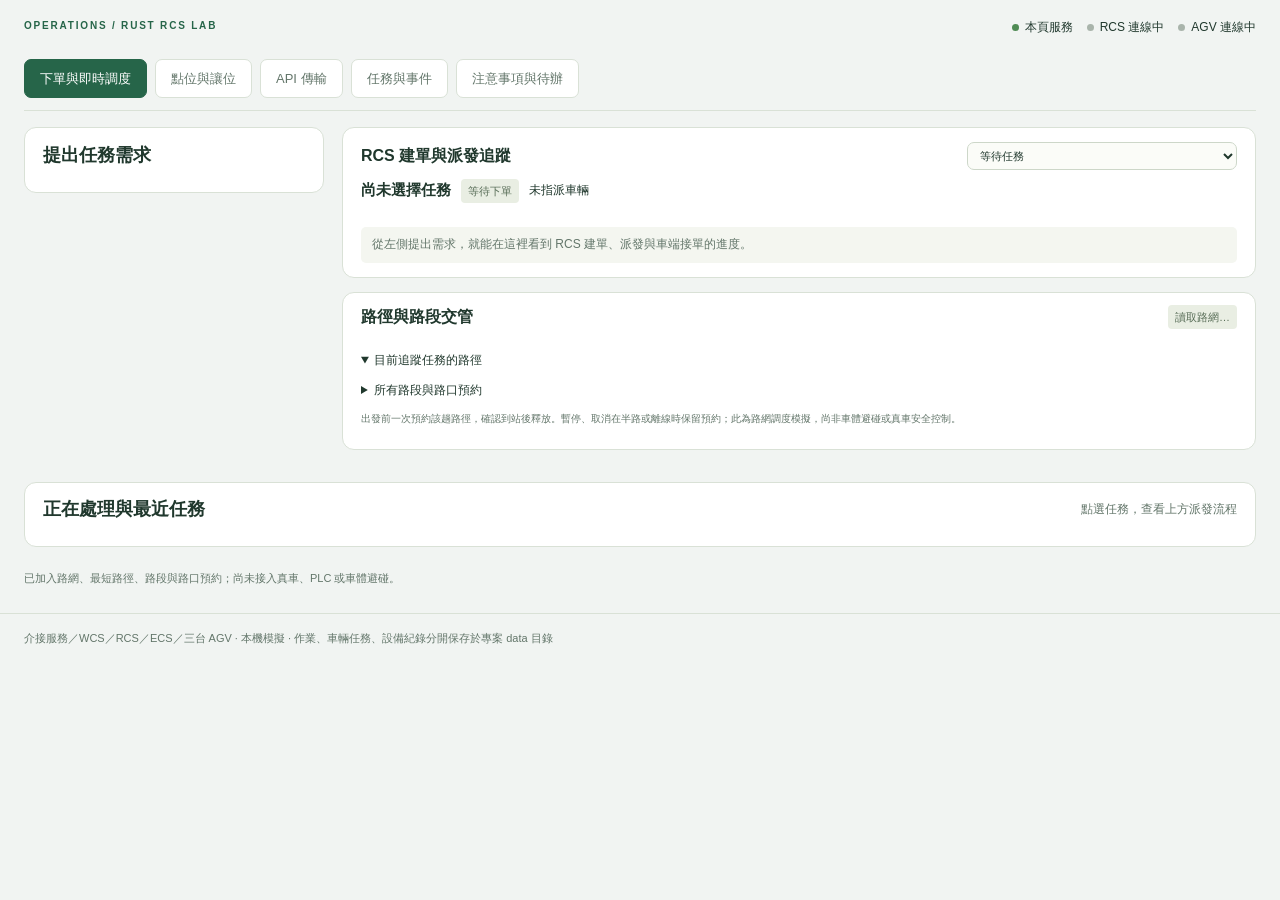
<file: web/index.html>
<!doctype html><html lang="zh-Hant"><head><meta charset="utf-8"><meta name="viewport" content="width=device-width,initial-scale=1"><title>AGV 調度工作台｜Rust RCS Lab</title><style>
:root{--bg:#f3f5f0;--ink:#20382d;--muted:#63766a;--line:#d9e1d6;--green:#266549;--lime:#d9efad;--orange:#9c6424;--white:#fff}*{box-sizing:border-box}body{margin:0;background:var(--bg);color:var(--ink);font:15px/1.65 'Segoe UI','Microsoft JhengHei',sans-serif}button,input,select{font:inherit}button,a{touch-action:manipulation}button{cursor:pointer}button:disabled{opacity:.45;cursor:default}a{color:inherit;text-decoration:none}button:focus-visible,a:focus-visible,input:focus-visible,select:focus-visible{outline:3px solid #bd8735;outline-offset:3px}.wrap{max-width:1370px;padding:0 32px;margin:auto}header{border-bottom:1px solid var(--line);background:#f8faf5}.top{display:flex;align-items:center;justify-content:space-between;min-height:78px;gap:18px;flex-wrap:wrap;padding-top:12px;padding-bottom:12px}.brand{font-weight:700;font-size:17px;display:flex;align-items:center;gap:12px}.brand i{font-style:normal;color:var(--lime);background:var(--green);width:33px;height:33px;display:grid;place-items:center;border-radius:9px}.nav{display:flex;gap:8px;flex-wrap:wrap}.nav a{padding:8px 14px;border-radius:7px;font-size:13px;color:var(--muted)}.nav a.current{background:var(--green);color:#fff}.nav small{opacity:.7;margin-left:7px;font-size:11px}.simulation{border-radius:4px;background:#f5e8ca;color:#835d25;font-size:11px;padding:5px 9px}.hero{padding:35px 0 24px;display:flex;align-items:flex-end;justify-content:space-between;gap:20px}.eyebrow{font-size:11px;letter-spacing:1.8px;font-weight:700;color:var(--green)}h1{font-size:33px;line-height:1.3;letter-spacing:-.7px;margin:8px 0}p{margin:8px 0;color:var(--muted)}.service-status{display:flex;gap:14px;flex-wrap:wrap;font-size:12px}.service-status span:before{content:'';width:7px;height:7px;border-radius:50%;display:inline-block;background:#a9b4ab;margin-right:6px}.service-status span.online:before{background:#4f8b54}.service-status span.offline:before{background:#b16b4b}.chain{display:grid;grid-template-columns:1fr 40px 1fr 40px 1fr;gap:10px;align-items:center;margin:0 0 24px}.chain a{border:1px solid var(--line);background:white;border-radius:9px;padding:14px 18px}.chain strong{display:block;font-size:14px}.chain span{font-size:12px;color:var(--muted)}.chain .arrow{text-align:center;color:var(--green);font-size:20px}.chain a.current{border-color:var(--green);background:#eaf1df}.dashboard{display:grid;grid-template-columns:310px minmax(0,1fr);gap:23px;margin-bottom:25px}.panel{background:white;border:1px solid var(--line);border-radius:12px;overflow:hidden}.panel-head{padding:20px 22px 14px;display:flex;justify-content:space-between;gap:10px;align-items:center}h2{font-size:18px;line-height:1.4;margin:0}h3{font-size:15px;margin:0 0 8px}.panel-body{padding:0 22px 22px}.sub{font-size:12px;color:var(--muted)}label{display:block;font-size:13px;margin:15px 0 6px}input,select{width:100%;padding:10px 12px;border:1px solid #cdd7c9;border-radius:7px;background:#fbfcf8;color:var(--ink)}.button{display:inline-flex;align-items:center;justify-content:center;gap:7px;border:1px solid var(--line);border-radius:7px;padding:9px 15px;background:white;color:var(--ink);min-height:42px}.button.primary{background:var(--green);border-color:var(--green);color:white}.button.danger{color:#9b5237;border-color:#dbc2b2}.block{width:100%;margin-top:20px}.message{font-size:13px;padding:11px 12px;border-radius:6px;margin-top:15px;background:#eaf2e0;color:#31593a;overflow-wrap:anywhere}.message.error{background:#f9eae0;color:#924b31}.help{font-size:12px;color:var(--muted);margin-top:18px}.stats{display:grid;grid-template-columns:repeat(3,1fr);gap:12px;padding:0 22px 15px}.stat span{display:block;font-size:11px;color:var(--muted)}.stat strong{font-size:25px;font-weight:600}.setting{padding:13px 0;border-bottom:1px solid var(--line);font-size:13px}.setting span{display:block;color:var(--muted);font-size:12px}.map{position:relative;height:300px;margin:0 22px;background:#edf2e7;border:1px solid #d9e2cf;border-radius:9px;background-image:radial-gradient(#aebfa333 1px,transparent 1px);background-size:19px 19px;overflow:hidden}.map svg{position:absolute;inset:0;width:100%;height:100%}.map path{stroke:#c1ceba;stroke-width:.5;fill:none;stroke-dasharray:1 1}.map .route{stroke:#4a8051;stroke-width:.8;stroke-dasharray:none;opacity:.7}.station{position:absolute;transform:translate(-50%,-50%);padding:6px 12px;border:1px solid #c5d4bb;border-radius:6px;background:#f9fcf5;text-align:center;min-width:70px;font-size:12px}.station small{display:block;font-size:10px;color:var(--muted)}.station.target{outline:2px solid #91ad69}.car{position:absolute;transform:translate(-50%,-50%);width:40px;height:35px;border:3px solid #e4f4c9;border-radius:9px;background:var(--green);color:white;display:grid;place-items:center;font-size:9px;font-weight:700;transition:left .45s linear,top .45s linear;box-shadow:0 3px 8px #254b3325;z-index:3}.car.loaded:before{content:'';position:absolute;top:-13px;width:22px;height:12px;border:2px solid #f1d9ad;background:#bb8d50;border-radius:3px}.map-caption{font-size:11px;color:var(--muted);text-align:center;margin:9px 20px 14px}.vehicle-line{display:flex;gap:18px;justify-content:space-between;align-items:center;padding:10px 22px 20px;font-size:13px;flex-wrap:wrap}.bar{height:6px;background:#e4ebdd;border-radius:4px;overflow:hidden;flex:1;min-width:80px}.bar div{height:100%;background:var(--green);width:0;transition:width .3s}.lower{display:grid;grid-template-columns:minmax(0,1.8fr) minmax(290px,1fr);gap:23px;margin-bottom:40px}.table-wrap{overflow-x:auto}table{border-collapse:collapse;width:100%;font-size:12px;text-align:left}th{background:#edf1e7;color:var(--muted);padding:12px 15px;font-weight:500;white-space:nowrap}td{padding:13px 15px;border-top:1px solid var(--line);vertical-align:middle}td small{display:block;color:var(--muted);font-size:10px}.badge{display:inline-block;padding:3px 7px;background:#e9eee3;color:#596e58;border-radius:4px;font-size:11px;white-space:nowrap}.badge.RUNNING,.badge.DISPATCHING{background:#e0edcf;color:#3b633c}.badge.COMPLETED{background:#dfeee5;color:#236346}.badge.FAILED,.badge.INTERRUPTED{background:#f7e6d7;color:#975a24}.badge.CANCELED{background:#f0e9e2;color:#826d5c}.cancel{border:1px solid var(--line);border-radius:4px;padding:4px 7px;background:white;color:#89573c;font-size:11px}.events{padding:0 22px 12px;max-height:430px;overflow:auto}.event{border-top:1px solid var(--line);padding:12px 0;font-size:12px}.event small{display:block;color:var(--muted);font-size:10px}.empty{padding:30px 22px;text-align:center;color:var(--muted);font-size:13px}.event b{font-weight:500}.banner{margin-bottom:18px;background:#f7ead8;border-left:3px solid #bc8541;padding:12px 16px;font-size:13px;color:#825f2b}.api-path{font-family:Consolas,monospace;font-size:11px;overflow-wrap:anywhere}.footer{border-top:1px solid var(--line);padding:22px 0;color:var(--muted);font-size:12px}.only{display:none}.role-central .only-central,.role-rcs .only-rcs,.role-agv .only-agv{display:block}.role-agv .tasks-panel{display:none}.role-agv .lower{grid-template-columns:1fr}.role-agv .events{max-height:250px}.live-detail{font-size:12px;margin:12px 0;padding:12px;background:#f0f5e9;border-radius:6px;overflow-wrap:anywhere} @media(max-width:980px){.dashboard{grid-template-columns:280px minmax(0,1fr)}.lower{grid-template-columns:1fr}.hero{display:block}.service-status{margin-top:18px}.top{gap:12px}.simulation{display:none}}@media(max-width:700px){.wrap{padding:0 18px}.dashboard{grid-template-columns:1fr}.chain{grid-template-columns:1fr;gap:6px}.chain .arrow{font-size:16px;line-height:1;transform:rotate(90deg)}.chain a{padding:10px 14px}.chain strong{display:inline;margin-right:12px}.hero{padding:26px 0 20px}h1{font-size:27px}.nav a{padding:7px 9px;font-size:12px}.map{height:280px;margin:0 14px}.station{min-width:54px;padding:5px 7px;font-size:11px}.station small{font-size:9px}.panel-head{padding:18px}.panel-body{padding:0 18px 18px}.stats{padding:0 18px 15px}.lower{gap:18px}td,th{padding:11px 9px}.service-status{gap:10px}.role-agv .dashboard{grid-template-columns:1fr}}@media(prefers-reduced-motion:reduce){.car,.bar div{transition:none}}

[hidden]{display:none!important}body{background:#f1f4f2}.wrap{max-width:1600px;padding:0 24px}.top{min-height:58px;padding:8px 0}.brand{font-size:15px}.brand i{width:28px;height:28px}.nav a{padding:5px 10px}.hero{padding:18px 0 12px;align-items:center}.eyebrow{font-size:10px}h1{font-size:25px;margin:2px 0}.hero p{font-size:12px;margin:3px 0}.view-tabs{display:flex;gap:8px;position:sticky;top:0;z-index:20;background:#f1f4f2;padding:9px 0 12px;border-bottom:1px solid var(--line);margin-bottom:16px}.view-tab{border:1px solid var(--line);border-radius:7px;background:#fff;padding:8px 15px;color:var(--muted);font-size:13px}.view-tab[aria-selected=true]{background:var(--green);color:white;border-color:var(--green)}.workspace{display:grid;grid-template-columns:300px minmax(0,1fr);gap:18px;align-items:start}.workspace-left{position:sticky;top:64px}.workspace-right{min-width:0}.order-panel .panel-head{padding:15px 18px 8px}.order-panel .panel-body{padding:0 18px 16px}.order-panel label{margin:10px 0 4px}.order-panel .help,.order-panel .api-path{display:none}.role-rcs .only-central{display:block}.role-agv .only-central{display:none}.order-panel .block{margin-top:12px}.order-panel #demo-batch{font-size:11px;margin-top:8px;min-height:34px}.dispatch-box{border-top:1px solid var(--line);margin-top:14px;padding-top:10px}.dispatch-box .setting{border:0;padding:0}.dispatch-box .setting span,.dispatch-box .help,.dispatch-box .setting~.setting{display:none}.dispatch-box .block{margin-top:6px}.dispatch-box .setting strong{font-size:12px}.message{margin-top:10px;font-size:12px}.live-detail{font-size:11px;padding:8px;margin-bottom:0}.flow-panel{margin-bottom:14px}.flow-panel .panel-head{padding:14px 18px 8px}.flow-panel .panel-head h2{font-size:16px}.flow-select{max-width:270px;padding:6px 8px;font-size:11px}.flow-info{padding:0 18px 10px;display:flex;gap:10px;align-items:center;flex-wrap:wrap;font-size:12px}.flow-info strong{font-size:15px}.flow-id{font:10px Consolas,monospace;color:var(--muted)}.flow-steps{display:grid;grid-template-columns:repeat(4,minmax(0,1fr));gap:8px;padding:0 18px 14px}.flow-step{background:#f3f5f0;border-top:3px solid #d8dfd4;border-radius:5px;padding:8px 10px;min-width:0}.flow-step.done{background:#edf5eb;border-color:#4b8457}.flow-step.current{background:#fff4dd;border-color:#c18a32}.flow-step b{display:block;font-size:12px}.flow-step small{display:block;font-size:10px;color:var(--muted);overflow-wrap:anywhere}.flow-note{margin:0 18px 14px;padding:8px 11px;background:#f4f6f0;border-radius:5px;font-size:12px}.flow-note.warning{background:#fff1d9}.fleet-panel{margin-bottom:14px!important}.fleet-panel .panel-head{padding:13px 18px 8px}.fleet-panel .panel-head h2{font-size:16px}.fleet-panel .panel-head p{display:none}.fleet-panel .map{height:240px!important;margin:0 18px}.fleet-panel .stats{padding:0 18px 8px;gap:8px}.fleet-panel .stat{display:flex;align-items:center;gap:8px}.fleet-panel .stat strong{font-size:19px}.fleet-panel .stat span{font-size:11px}.fleet-cards{padding:10px 18px!important;gap:8px!important;grid-template-columns:repeat(3,minmax(0,1fr))!important}.fleet-card{padding:9px!important}.fleet-card p{margin:4px 0!important;font-size:11px!important}.fleet-card .sub{font-size:9px!important}.fleet-card a{margin-top:4px!important;font-size:10px!important}.fleet-pick{font-size:12px!important}.fleet-card .bar{margin-top:6px!important}.fleet-card .badge{font-size:10px}.map-caption{font-size:10px;margin:5px 15px!important}.fleet-panel .vehicle-line{padding:7px 18px 12px!important;font-size:11px;gap:10px}.fleet-observer{font-size:11px!important}.fleet-observer select{padding:3px!important;font-size:11px}.current-jobs{margin-top:16px;margin-bottom:22px}.current-jobs .panel-head{padding:14px 18px 8px}.current-job-list{display:grid;grid-template-columns:repeat(3,minmax(0,1fr));gap:9px;padding:0 18px 16px}.job-card{background:#fafcf8;border:1px solid var(--line);border-radius:6px;padding:11px;text-align:left;color:var(--ink);min-width:0}.job-card.selected{border-color:var(--green);background:#edf5e8}.job-card strong{display:block;font-size:13px}.job-card small{display:block;font-size:10px;color:var(--muted);overflow-wrap:anywhere}.job-card span{font-size:11px}.lower{grid-template-columns:minmax(0,1.6fr) minmax(280px,1fr)}.overview-footer{font-size:11px;color:var(--muted);padding:0 0 18px}.only-agv #observed-detail{font-size:12px}.footer{font-size:11px;padding:15px 0}.role-agv .tasks-panel{display:block}.role-agv .workspace{grid-template-columns:260px minmax(0,1fr)}
@media(max-width:1000px){.workspace,.role-agv .workspace{grid-template-columns:250px minmax(0,1fr)}.wrap{padding:0 16px}.fleet-cards{grid-template-columns:repeat(3,minmax(0,1fr))!important}.fleet-card-head{gap:3px!important}.flow-panel .panel-head{flex-wrap:wrap}.flow-select{max-width:none;width:100%}.current-job-list{grid-template-columns:repeat(2,minmax(0,1fr))}}
@media(max-width:760px){.workspace,.role-agv .workspace{grid-template-columns:1fr;gap:12px}.workspace-left{position:static}.hero{padding:12px 0 8px;display:flex;flex-wrap:wrap;gap:7px}h1{font-size:21px}.hero .eyebrow,.hero p{display:none}.service-status{margin:0;font-size:10px;gap:9px}.top{gap:6px}.simulation{display:none}.nav a{font-size:11px}.view-tabs{gap:5px;padding:7px 0;margin-bottom:10px}.view-tab{padding:6px 9px;font-size:12px}.order-panel .panel-head{padding:10px 14px 2px}.order-panel .panel-head h2{font-size:14px}.order-panel .panel-body{padding:0 14px 10px}#task-form{display:grid;grid-template-columns:repeat(3,minmax(0,1fr));gap:5px 9px;align-items:end}#task-form label{grid-row:1;margin:2px 0 0;font-size:11px}#task-form select{grid-row:2;padding:6px;font-size:12px}#task-form #submit{grid-row:3;grid-column:1/-1;margin-top:2px;min-height:34px;padding:5px;font-size:13px}.order-panel #demo-batch{display:none}.dispatch-box{display:flex;gap:10px;align-items:center;margin-top:7px;padding-top:7px}.dispatch-box .block{width:auto;min-height:30px;padding:3px 10px;font-size:11px;margin:0}.flow-panel .panel-head{padding:10px 14px 6px;flex-wrap:nowrap}.flow-select{max-width:220px;width:55%;font-size:10px}.flow-info{padding:0 14px 6px;gap:7px}.flow-info strong{font-size:13px}.flow-steps{padding:0 14px 8px;gap:5px}.flow-step{padding:5px 6px}.flow-step b{font-size:10px}.flow-step small{font-size:9px}.flow-note{margin:0 14px 10px;font-size:11px;padding:6px 8px}.fleet-panel .map{height:220px!important}.fleet-cards{grid-template-columns:repeat(3,minmax(0,1fr))!important;padding:8px 12px!important;gap:5px!important}.fleet-card .sub,.fleet-card a{display:none!important}.fleet-card-head .badge{font-size:9px}.fleet-pick{font-size:11px!important}.fleet-card p{font-size:10px!important}.fleet-card{padding:7px!important}.fleet-panel .vehicle-line{padding-bottom:8px!important}.current-job-list{grid-template-columns:1fr}.lower{grid-template-columns:1fr}.flow-id{font-size:9px}.map-caption{display:none}.fleet-panel .panel-head{padding:10px 14px 6px}.fleet-panel .stats{padding:0 14px 6px}}

.mobile-compose,.mobile-close,.compose-backdrop{display:none}
@media(max-width:760px){.workspace-left{display:none}.mobile-compose{display:block;position:fixed;bottom:16px;right:16px;z-index:25;border:0;border-radius:28px;background:var(--green);color:#fff;box-shadow:0 4px 18px #20382d40;padding:12px 20px;font-size:14px}.mobile-close{display:block;border:1px solid var(--line);border-radius:5px;background:white;color:var(--muted);font-size:12px;padding:3px 9px}.composer-open .workspace-left{display:block;position:fixed;z-index:40;top:110px;left:12px;right:12px;max-height:calc(100dvh - 140px);overflow:auto;box-shadow:0 8px 40px #152f3440;border-radius:12px}.compose-backdrop:not([hidden]){display:block;position:fixed;inset:0;background:#172b2644;z-index:30;border:0;width:100%;height:100%;padding:0}.current-jobs{margin-bottom:72px}.fleet-panel .map{height:210px!important}.role-agv .workspace-left{display:block;position:static}.role-agv .mobile-compose{display:none}}
@media(max-width:760px){.hero{display:none}.view-tabs{margin-top:5px}.flow-panel .panel-head h2{font-size:13px}.flow-note{font-size:10px;padding:4px 7px;margin-bottom:7px}.flow-step{padding:4px 5px}.fleet-panel .map{height:180px!important}.fleet-panel .stat strong{font-size:16px}.mobile-compose{font-size:12px;padding:10px 15px}}
.map .road-edge{stroke:#b4c6b7;stroke-width:.65;stroke-dasharray:none}.map .road-edge.reserved{stroke-width:1.5;opacity:.55}.map .fleet-route{stroke-width:.45;stroke-dasharray:2 1;opacity:.95}.junction-marker{position:absolute;transform:translate(-50%,-50%);border:1px solid #9baea0;background:#f6faf3;color:#6d7f70;border-radius:50%;font-size:8px;width:22px;height:19px;text-align:center;z-index:1;pointer-events:none}.road-panel{margin:0 0 16px}.road-panel .panel-head{padding:12px 18px}.road-panel h2{font-size:16px}.road-vehicle{padding:8px 18px;border-top:1px solid var(--line);font-size:11px}.road-vehicle strong{margin-right:12px}.road-vehicle p{margin:3px 0;font-size:11px}.road-vehicle small{display:block;color:#9c6424;overflow-wrap:anywhere}.road-panel details{margin:10px 18px;font-size:12px}.road-panel summary{cursor:pointer}.route-record{padding:8px 0;border-bottom:1px solid var(--line);overflow-wrap:anywhere}.route-record p{margin:4px 0}.route-record small{font-size:10px;color:var(--muted)}.road-policy{padding:0 18px 14px;font-size:10px}.road-panel #road-reservations{font-size:11px;overflow-wrap:anywhere}.road-legend{display:flex;gap:10px;font-size:10px;color:var(--muted);padding:4px 18px}.road-legend span:before{content:'';display:inline-block;width:15px;border-top:2px solid #b4c6b7;margin-right:5px;vertical-align:middle}.road-legend span:nth-child(2):before{border-color:#326b95}.road-legend span:nth-child(3):before{border-top-style:dashed;border-color:#266549}@media(max-width:760px){.road-panel .panel-head{flex-wrap:wrap}.road-panel h2{font-size:14px}.junction-marker{font-size:7px;width:17px;height:15px}.road-legend{font-size:9px;padding:2px 14px;gap:6px}}.road-recovery{display:flex;gap:8px;align-items:center;margin-top:6px}.road-recovery select{width:75px;padding:4px}.road-recovery button{font-size:11px;min-height:28px;padding:3px 8px}
.map marker path{fill:#65796e;stroke:none}
.role-agv #dispatch-flow,.role-agv .current-jobs,.role-agv [data-view="history"],.role-agv [data-view="stations"],.role-agv #road-traffic{display:none!important}
</style><style><!-- APP-THEME --></style></head><body class="role-__ROLE__">
<!-- APP-SHELL -->
<button type="button" class="compose-backdrop" id="compose-backdrop" aria-label="收起下單表單" hidden></button><button type="button" class="mobile-compose" id="mobile-order-toggle" aria-expanded="false" aria-controls="order-panel">＋ 提出任務需求</button><main class="wrap"><div class="hero"><div><div class="eyebrow">OPERATIONS / RUST RCS LAB</div><h1 id="page-title"></h1><p id="page-intro"></p></div><div class="service-status"><span class="online">本頁服務</span><span id="rcs-light">RCS 連線中</span><span id="agv-light">AGV 連線中</span></div></div>
<nav class="view-tabs" role="tablist" aria-label="工作台功能"><button type="button" role="tab" class="view-tab" data-view="overview" aria-controls="view-overview" aria-selected="true">下單與即時調度</button><button type="button" role="tab" class="view-tab" data-view="stations" aria-controls="view-stations" aria-selected="false">點位與讓位</button><button type="button" role="tab" class="view-tab" data-view="api" aria-controls="view-api" aria-selected="false">API 傳輸</button><button type="button" role="tab" class="view-tab" data-view="history" aria-controls="view-history" aria-selected="false">任務與事件</button><button type="button" role="tab" class="view-tab" data-view="notes" aria-controls="view-notes" aria-selected="false">注意事項與待辦</button></nav>
<div id="global-error" class="banner" hidden></div>
<section id="view-overview" role="tabpanel"><div class="workspace"><aside class="workspace-left"><section class="panel order-panel" id="order-panel"><div class="panel-head"><h2 id="control-title">提出任務需求</h2><button type="button" class="mobile-close" id="mobile-order-close">收起</button></div><div class="panel-body"><div class="only only-central"><form id="task-form"><label for="task-kind">任務類型</label><select id="task-kind"><option value="WORKFLOW">整張搬運作業（WCS＋ECS）</option><option value="MOVE">點到點移動（不取放料）</option></select><p class="sub" id="task-kind-help">WCS 先確認設備，再協調 RCS 移動與 ECS 模擬取放料交接。</p><label for="from">取料站點</label><select id="from"><option value="A">機台 A</option><option value="B">機台 B</option><option value="C">機台 C</option><option value="WIP">立庫入口</option><option value="HOME">待命區</option></select><label for="to">送達站點</label><select id="to"><option value="B">機台 B</option><option value="A">機台 A</option><option value="C">機台 C</option><option value="WIP">立庫入口</option><option value="HOME">待命區</option></select><label for="requested-vehicle">執行車輛</label><select id="requested-vehicle"><option value="">RCS 自動選車</option><option>CT-SIM-01</option><option>CT-SIM-02</option><option>CT-SIM-03</option></select><button class="button primary block" id="submit" type="submit">建立任務 →</button></form><button class="button block" id="demo-batch" type="button">三車測試：建立 4 張任務</button><p class="help">建立作業後，可在右側查看 WCS 步驟與 RCS 派車；設備信號由 ECS 頁面操作。</p><p class="api-path">整張作業：介接服務 → WCS → RCS／ECS<br>點到點移動：介接服務 → RCS → AGV</p></div><div class="only only-rcs dispatch-box"><div class="setting"><strong id="dispatch-mode">自動派車</strong><span>開啟後，依建立順序，選取料點最近的空閒車。</span></div><button class="button primary block" id="dispatch-toggle" type="button">讀取中…</button><p class="help">暫停派車只會保留新任務在佇列中；車端已接受的任務繼續執行。</p><div class="setting">任務儲存<span>本專案 / data / rcs.json，重啟後仍保留。</span></div><div class="setting">執行中的任務遇到 RCS 重啟<span>標為「待確認」，不會自動重派。</span></div></div><div class="only only-agv"><div class="setting"><strong>__VEHICLE_ID__</strong><span>虛擬車輛 · 模擬固定電量 85%</span></div><button class="button primary block" id="pause-toggle" type="button">讀取中…</button><button class="button danger block" id="vehicle-cancel" type="button">取消目前模擬任務</button><p class="help">暫停會保留執行進度；恢復後接著走。取消只對目前任務生效。</p><p class="api-path">POST AGV /api/missions<br>→ POST RCS /api/events</p></div><div id="message" role="status" hidden></div><div class="live-detail" id="last-created" hidden></div><p id="observed-detail" class="vehicle-detail" hidden></p></div></section></aside>
<div class="workspace-right"><!-- WORKFLOW-UI --><section class="panel flow-panel" id="dispatch-flow"><div class="panel-head"><h2>RCS 建單與派發追蹤</h2><select id="flow-task" class="flow-select" aria-label="追蹤任務"><option value="">等待任務</option></select></div><div class="flow-info"><strong id="flow-route">尚未選擇任務</strong><span id="flow-status" class="badge">等待下單</span><span id="flow-car">未指派車輛</span><span id="flow-id" class="flow-id"></span></div><div id="flow-steps" class="flow-steps"></div><p id="flow-note" class="flow-note" aria-live="polite">從左側提出需求，就能在這裡看到 RCS 建單、派發與車端接單的進度。</p></section><!-- FLEET-UI --><section class="panel road-panel" id="road-traffic"><div class="panel-head"><h2>路徑與路段交管</h2><span class="badge" id="road-summary">讀取路網…</span></div><div id="road-vehicles"></div><details open><summary>目前追蹤任務的路徑</summary><div id="route-observation"></div></details><details><summary>所有路段與路口預約</summary><div id="road-reservations"></div></details><p class="sub road-policy">出發前一次預約該趟路徑，確認到站後釋放。暫停、取消在半路或離線時保留預約；此為路網調度模擬，尚非車體避碰或真車安全控制。</p></section></div></div>
<section class="panel current-jobs"><div class="panel-head"><h2>正在處理與最近任務</h2><span class="sub">點選任務，查看上方派發流程</span></div><div id="current-jobs" class="current-job-list"></div></section><p class="overview-footer">已加入路網、最短路徑、路段與路口預約；尚未接入真車、PLC 或車體避碰。</p></section>
<section id="view-stations" role="tabpanel" hidden><!-- STATION-UI --></section>
<section id="view-api" role="tabpanel" hidden><!-- API-TRAFFIC --><!-- API-CATALOG --></section>
<section id="view-history" role="tabpanel" hidden><div class="lower"><section class="panel tasks-panel"><div class="panel-head"><h2>RCS 任務清單</h2><span class="sub">最新建立的在上方</span></div><div class="table-wrap"><table><thead><tr><th>任務編號／時間</th><th>搬運路線</th><th>指派車輛</th><th>狀態／進度</th><th>操作</th></tr></thead><tbody id="tasks"></tbody></table></div></section><section class="panel"><div class="panel-head"><h2>任務事件時間線</h2><span class="sub">RCS 收到的回報</span></div><div class="events" id="events"></div></section></div></section><section id="view-notes" role="tabpanel" hidden><!-- PROJECT-NOTES --></section></main><footer class="footer"><div class="wrap">介接服務／WCS／RCS／ECS／三台 AGV · 本機模擬 · 作業、車輛任務、設備紀錄分開保存於專案 data 目錄</div></footer><script><!-- APP-SCRIPT --></script></body></html>
</file>
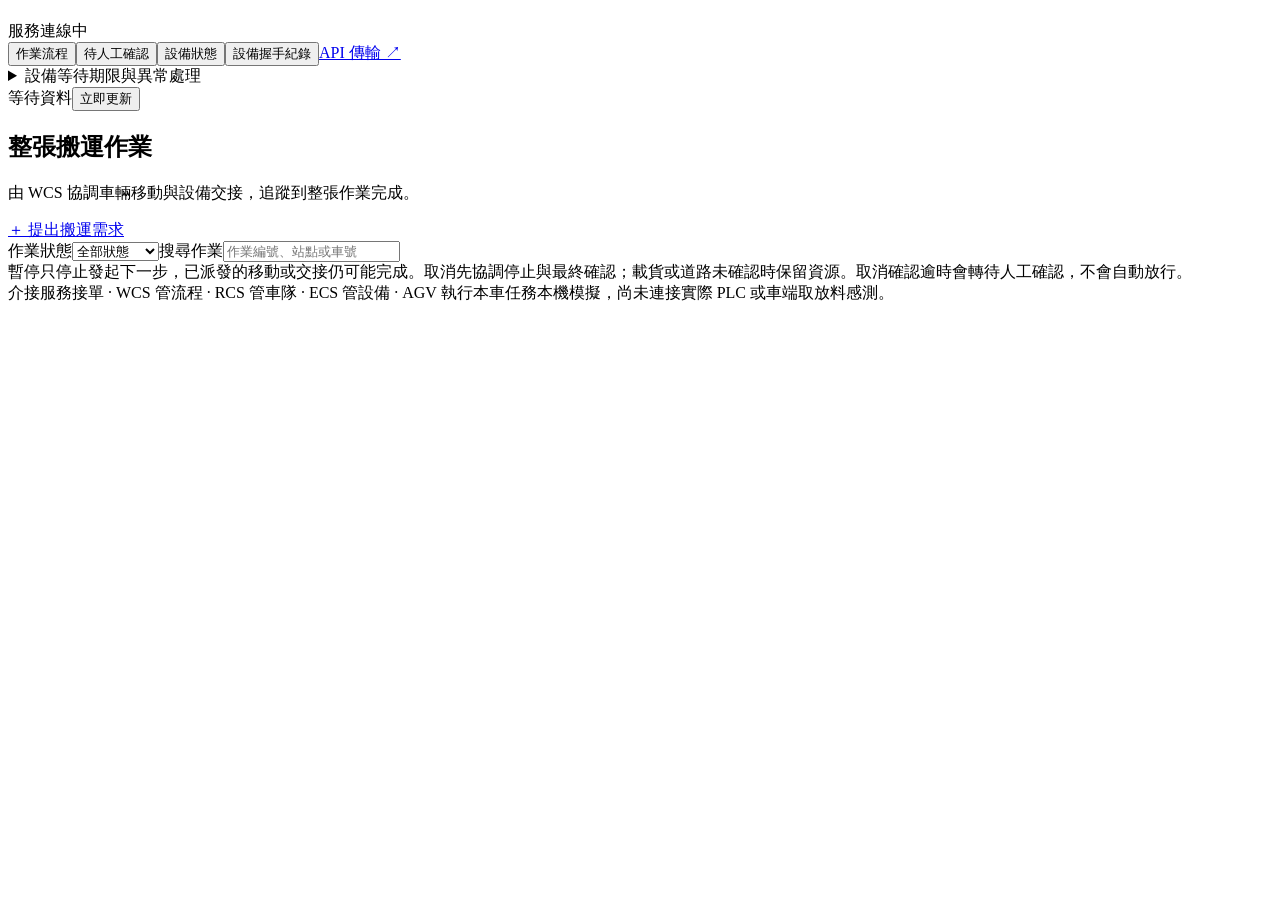
<file: web/services.html>
<!doctype html><html lang="zh-Hant"><head><meta charset="utf-8"><meta name="viewport" content="width=device-width,initial-scale=1"><title>作業與設備管理｜AGV 調度工作台</title><style><!-- APP-THEME --></style><style><!-- SERVICES-THEME --></style></head><body class="role-__SERVICE__ service-page"><!-- APP-SHELL -->
<main class="wrap"><div class="hero"><div><div class="eyebrow" id="service-eyebrow"></div><h1 id="title"></h1><p id="intro"></p></div><div class="service-status"><span id="service-light">服務連線中</span><span id="equipment-light" hidden></span></div></div>
<nav class="view-tabs" role="tablist" aria-label="工作台功能"><button class="view-tab" type="button" role="tab" data-panel="jobs" aria-controls="service-jobs" aria-selected="true" id="jobs-tab">作業流程</button><button class="view-tab" type="button" role="tab" data-panel="attention" id="attention-tab" aria-controls="service-attention" aria-selected="false">待人工確認<span id="attention-count"></span></button><button class="view-tab" type="button" role="tab" data-panel="devices" aria-controls="service-devices" aria-selected="false" id="devices-tab">設備狀態</button><button class="view-tab" type="button" role="tab" data-panel="interactions" aria-controls="service-interactions" aria-selected="false">設備握手紀錄</button><a class="view-tab" href="http://127.0.0.1:8211/#api-traffic">API 傳輸 ↗</a></nav>
<div class="banner" id="error" role="status" hidden></div>
<div id="attention-banner" class="attention-banner" hidden><strong id="attention-banner-text"></strong><button id="attention-open" class="button" type="button">查看處理清單</button></div><div class="service-metrics" id="service-metrics" aria-label="服務摘要"></div>
<section class="panel timeout-panel"><details id="timeout-settings"><summary>設備等待期限與異常處理 <span id="timeout-summary"></span></summary><div class="timeout-body"><p id="timeout-intro"></p><form id="timeout-form"><div id="timeout-fields" class="recovery-fields"></div><button class="button" type="submit">儲存等待期限</button><span id="timeout-result" role="status"></span></form><p class="sub">單位：秒，範圍 1～86400。新設定僅套用新作業／新交接，進行中保留建立時的期限。暫停流程不會暫停設備或逾時計時；故障與逾時可確認後接續，或取消並結案；不自動重做取放料。</p></div></details></section><div class="service-toolbar"><span class="sub" id="page-scope"></span><div><span class="sub" id="last-sync">等待資料</span><button class="button" type="button" id="refresh">立即更新</button></div></div>
<section id="service-jobs" role="tabpanel" aria-labelledby="jobs-tab"><section class="panel"><div class="panel-head"><div><h2>整張搬運作業</h2><p class="sub">由 WCS 協調車輛移動與設備交接，追蹤到整張作業完成。</p></div><a class="button primary" href="http://127.0.0.1:8210/">＋ 提出搬運需求</a></div><div class="service-filters"><label>作業狀態<select id="job-filter"><option value="all">全部狀態</option><option value="open">處理中</option><option value="WAITING">等待條件</option><option value="paused">流程暫停</option><option value="CANCELING">取消中</option><option value="RESUMING">接續核對中</option><option value="RECOVERING">人工復歸中</option><option value="CANCELED">已取消</option><option value="COMPLETED">已完成</option><option value="INTERRUPTED">待人工確認</option></select></label><label class="search-field">搜尋作業<input id="job-search" type="search" placeholder="作業編號、站點或車號"></label><span class="sub" id="job-count"></span></div><div class="service-job-list" id="jobs"></div><div class="service-footnote">暫停只停止發起下一步，已派發的移動或交接仍可能完成。取消先協調停止與最終確認；載貨或道路未確認時保留資源。取消確認逾時會轉待人工確認，不會自動放行。</div></section></section>
<section id="service-attention" role="tabpanel" aria-labelledby="attention-tab" hidden><section class="panel"><div class="panel-head"><div><h2>待人工確認處理清單</h2><p class="sub">包含等待人工處理與正在核對中的異常；處理成功後移出清單，歷史紀錄仍保留。</p></div></div><div class="attention-body"><p id="attention-summary"></p><p id="attention-fresh" class="sub"></p><details class="attention-policy"><summary>提醒門檻設定</summary><form id="attention-policy-form"><div class="recovery-fields"><label>黃色提醒（分鐘）<input id="attention-warning-min" type="number" min="1" max="1439" step="1" required></label><label>紅色提醒（分鐘）<input id="attention-critical-min" type="number" min="2" max="1440" step="1" required></label></div><button type="submit" class="button">儲存提醒門檻</button><span id="attention-policy-result" role="status"></span></form><p class="sub">預設 5 分鐘黃色、15 分鐘紅色；設定立即套用目前與之後的清單。這是工作台內提醒，沒有外部通知，也不會自動解除資源。</p></details><div class="service-filters"><label>提醒程度<select id="attention-level"><option value="ALL">全部程度</option><option value="WAITING">未達門檻</option><option value="WARNING">黃色提醒</option><option value="CRITICAL">紅色提醒</option></select></label><label class="search-field">搜尋異常<input id="attention-search" type="search" placeholder="作業、車號、設備或異常碼"></label><span id="attention-matches" class="sub"></span></div><div id="attention-list"></div></div></section></section><section id="service-devices" role="tabpanel" aria-labelledby="devices-tab" hidden><section class="panel"><div class="panel-head"><div><h2 id="devices-title">設備狀態</h2><p class="sub" id="devices-intro"></p></div><a class="button" id="open-ecs" href="http://127.0.0.1:8216/">到 ECS 操作設備 ↗</a></div><div class="service-filters"><label>設備狀態<select id="device-filter"><option value="all">全部設備</option><option value="attention">故障／待確認</option><option value="busy">交接中</option></select></label><label class="search-field">搜尋設備<input id="device-search" type="search" placeholder="設備名稱或站點編號"></label><span class="sub" id="device-count"></span></div><div class="equipment-grid" id="devices"></div><div class="service-footnote">目前為模擬信號，尚未連接 PLC。關閉自動完成會等待；取料完成後來源有料變為否，放料完成後目的地有料變為是。</div></section></section>
<section id="service-interactions" role="tabpanel" hidden><section class="panel"><div class="panel-head"><div><h2>設備握手紀錄</h2><p class="sub">依請求、允許及完成時間檢查設備交接，時間統一為台北 UTC+08:00。</p></div><span class="badge" id="interaction-count"></span></div><div class="table-wrap"><table class="interaction-table"><thead><tr><th>設備／動作</th><th>狀態</th><th>車輛／關聯作業</th><th>時間點</th><th>處理說明</th></tr></thead><tbody id="interactions"></tbody></table></div></section></section>
</main>
<dialog id="continue-dialog" class="recovery-dialog" aria-labelledby="continue-title"><form id="continue-form"><div class="panel-head"><div><div class="eyebrow">WCS · 繼續原作業</div><h2 id="continue-title">確認異常後繼續</h2></div><button class="button" type="button" id="continue-close">關閉</button></div><p id="continue-job" class="mono"></p><p id="continue-context" class="job-recovery-info"></p><div class="recovery-fields"><label>處理人<input name="operator" required maxlength="40" autocomplete="off"></label></div><label>異常處理與現場確認說明<textarea name="note" required rows="3" maxlength="250"></textarea></label><div class="recovery-checks"><label><input name="equipment_ready" type="checkbox" required> 設備已排除異常，並符合接續條件</label><label><input name="vehicle_stopped" type="checkbox" required><span id='continue-vehicle'>原車已停止於原站點，未被移走或換車</span></label><label><input name="cargo_confirmed" type="checkbox" required><span id="continue-cargo"></span></label><label id="continue-result-row"><input name="result_completed" type="checkbox"><span>已核對這次取／放料實際完成，同意接到下一步，不再重做這次交接</span></label></div><p class="sub">會重新檢查設備、原車與保留，成功後重新計算等待期限。這不是取消結案，不清空載貨或設定車輛位置。交接未完成／不明、車停半路或已取消時，請改用取消與人工結案。</p><p id="continue-error" class="job-wait" hidden></p><div class="recovery-actions"><button class="button primary" id="continue-submit" type="submit">確認並繼續原作業</button></div></form></dialog><dialog id="recovery-dialog" class="recovery-dialog" aria-labelledby="recovery-title"><form id="recovery-form">
<div class="panel-head"><div><div class="eyebrow">WCS · 人工處理</div><h2 id="recovery-title">人工確認與模擬復歸</h2></div><button class="button" id="recovery-close" type="button">關閉</button></div>
<p id="recovery-job" class="mono"></p><p class="sub">此操作會結束舊作業並解除保留。原任務與取放料結果保留，貨物處理由人工紀錄；不恢復舊流程。</p>
<div class="recovery-fields"><label>處理人<input name="operator" required maxlength="40" autocomplete="off"></label><label>模擬復歸位置<select name="target"><option value="P1">避讓點 P1</option><option value="P2">避讓點 P2</option><option value="P3">避讓點 P3</option><option value="I1">空閒區 I1</option><option value="I2">空閒區 I2</option></select></label></div>
<label>現場確認與貨物處理說明<textarea name="note" required maxlength="300" rows="3" placeholder="例如：已人工卸貨，設備交接已復位，車輛停止且道路清空。"></textarea></label>
<div class="recovery-checks"><label><input name="vehicle_stopped" type="checkbox" required> 車輛已停止，沒有其他執行中的任務</label><label><input name="cargo_cleared" type="checkbox" required> 貨物已處理，車上已無載貨</label><label><input name="equipment_reset" type="checkbox" required> 設備交接已結束／復位，結果已人工核對</label><label><input name="roads_clear" type="checkbox" required> 車輛已離開原路段，道路已清空</label><label><input name="simulation_position" type="checkbox" required> 同意直接設定模擬車位置至所選點位（非行駛或真車控制）</label></div>
<p class="sub">RCS 仍會檢查車輛連線、回報、其他任務及目標占用；勾選不會跳過檢查。送出後保留同一確認內容，失敗時可用原內容重試。</p><p id="recovery-error" class="job-wait" hidden></p><div class="recovery-actions"><button class="button primary" type="submit" id="recovery-submit">確認處理並開始模擬復歸</button></div>
</form></dialog><footer class="footer"><div class="wrap">介接服務接單 · WCS 管流程 · RCS 管車隊 · ECS 管設備 · AGV 執行本車任務<span class="footer-detail">本機模擬，尚未連接實際 PLC 或車端取放料感測。</span></div></footer><script>const service='__SERVICE__';<!-- SERVICES-SCRIPT --><!-- ATTENTION-SCRIPT --></script></body></html>
</file>
